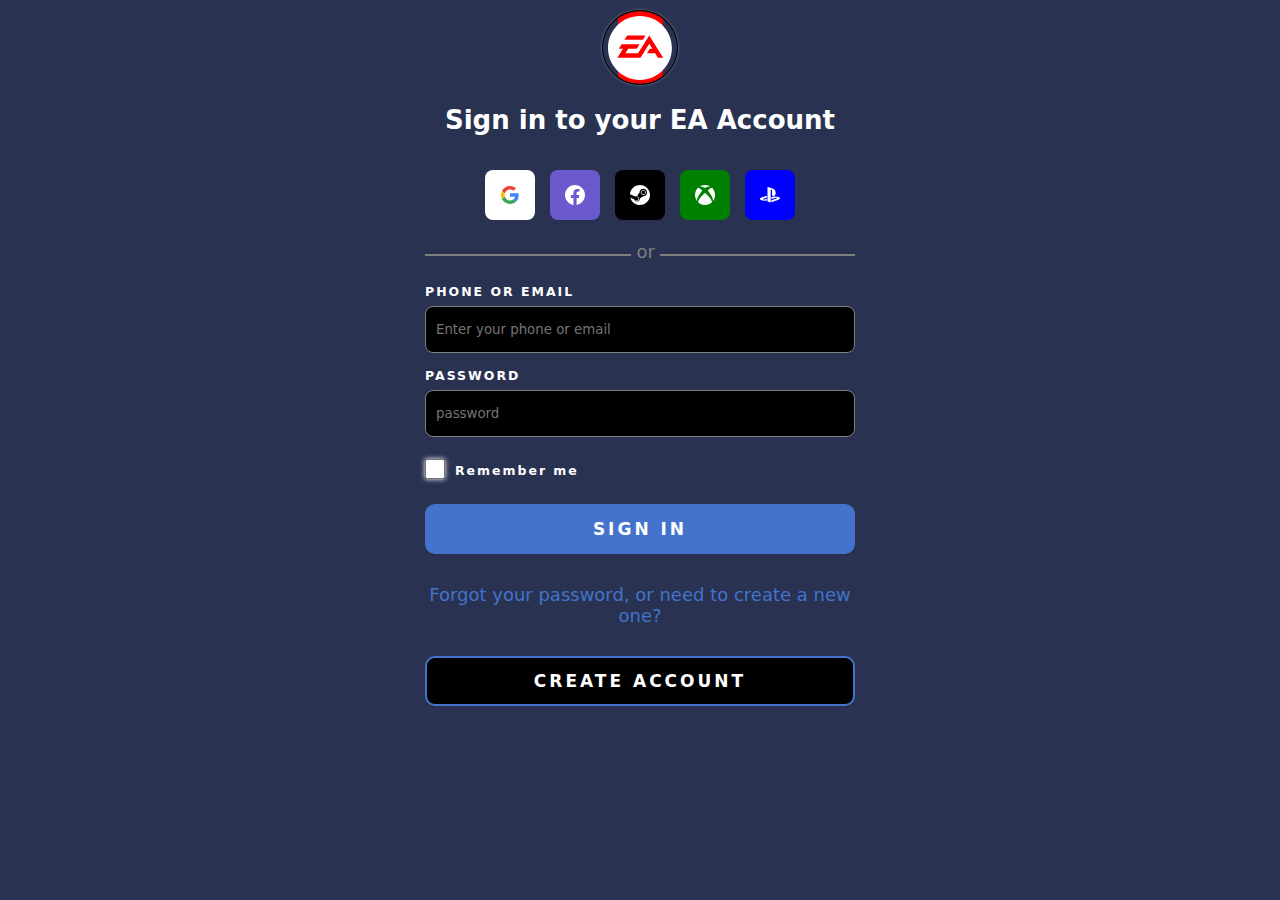
<file: login page/login.html>
<!DOCTYPE html>
<html>
<head>
    <meta charset='utf-8'>
    <meta http-equiv='X-UA-Compatible' content='IE=edge'>
    <title>log in </title>
    <meta name='viewport' content='width=device-width, initial-scale=1'>
    <link rel='stylesheet' type='text/css' media='screen' href='./login.css'>
</head>
<body>
            <!-- --------over all section of login page---------- -->
    <main>

        <div class="ani">
    <img src="./EALogo-New.svg" alt="">
    <div class="ani1"></div>
</div>
<!-- ------------------- -->
    <h1>
        Sign in to your EA Account
    </h1>
    <!-- -----------section for icons--------------- -->

    <section class="icons">
    <img src="./google.svg" alt="">
    <img src="./facebook.svg" alt="">
    <img src="./steam.svg" alt="">
    <img src="./xbox.svg" alt="">
    <img src="./psn.svg" alt="">

             <!-- separator with or ----- -->
    <div class="separate">
        <p>
            or
        <p>
    </div>
</section>
            <!-- ------end of icon section--------- -->

            <!--------------form starts --------------->
<form>

    <!-- label and input for mail -->

    <label>PHONE OR EMAIL</label>
    <input id="mail" type="text" placeholder="Enter your phone or email"/>

    <!-- ///label and input for password//// -->

    <label>PASSWORD</label>
    <input id="password" type="password" placeholder="password"/>

    <input type="checkbox"/><label>Remember me</label>

    <button>SIGN IN</button>
    
</form>
<!-- -------------end of f0rm----------------- -->
<p>Forgot your password, or need to create a new one?</p>

<!-- ------button tag------- -->
<button>
    CREATE ACCOUNT
</button>
</main>
        <!-- ---------end of overall main ---------- -->
</body>
</html>
</file>
<file: login page/login.css>
*{
    padding: 0;
    margin: 0;
    box-sizing: border-box;
    font-family: system-ui, -apple-system, BlinkMacSystemFont, 'Segoe UI', Roboto, Oxygen, Ubuntu, Cantarell, 'Open Sans', 'Helvetica Neue', sans-serif;
    color:white;
}
body{
    background-color: #293251;
    text-align: center;
    display: flex;
    justify-content: center;
}
main{
    width: 430px;
    padding: 10px 0;
}
.ani img{
    margin-top: 5px;
    z-index: 1;
}

h1{
    font-size: 26px;
    margin: 20px 0;
}

/* icon css */

.icons img{
    padding:13px;
    background-color: white;
    margin: 15px 5px;
    border-radius: 8px;
}
.icons img:nth-child(2){
    background-color: slateblue;
}
.icons img:nth-child(3){
    background-color:black;
}
.icons img:nth-child(4){
    background-color: green;
}
.icons img:nth-child(5){
    background-color: blue;
}
.separate{
    height: 2px;
    background-color: gray;
    margin: 15px 0 25px 0;
}

/* separator css */

.separate>p{
    position: relative;
    width: fit-content;
    bottom: 18px;
    left:48%;
    padding: 5px;
    color: gray;
    background-color: #293251;
}

/* form css */

form{
    text-align: left;
}
label{
    font-size: 0.78rem;
    font-weight:700;
    letter-spacing:2px;
}
/* input css */
input[type="text"], input[type="password"] {
    width: 100%;
    padding:15px 10px;
    background-color: black;
    border-radius: 8px;
    margin: 6px 0 12px 0;
    border:none;
    border:1px solid gray
}
input[type=checkbox]{
    width: 20px;
    height: 20px;
    vertical-align:sub;
    margin-right: 10px;
    margin-top: 10px;
    box-shadow: 0 0 5px white;
}
button{
    width: 100%;
    padding: 13px;
    margin: 25px 0;
    background-color:rgb(67, 115, 204);
    border: none;
    border: 2px solid rgb(67, 115, 204);
    border-radius: 10px;
    font-size: 17px;
    font-weight: bold;
    letter-spacing: 3px;
}
p{
    font-size: 18px;
    color: rgb(67, 115, 204);
    font: 600;
    padding: 5px 0;
}
p+button{
    background-color: black;
}

/* hover effect css */
button:hover{
    box-shadow: 0 0 35px -5px rgb(67, 115, 204);
    transform: scale(0.98);
}
.icons img:hover{
    transform: scale(0.96);
}



/* animation css for heading logo */
.ani{
    margin: auto;
        border: 1px solid black;
        width:76px;
        /* height: 100px;  */
        border-radius: 50%;
        /* padding: px; */
        box-sizing: border-box;
        position: relative;
        overflow:hidden;
        box-shadow: 0 0 3px gray;
}
.ani1{
    width: 45px;
    height:78px;
    position: absolute;
    background-color: red;
    top:0;
    left:20%;
    z-index:-1;
    animation: a 4s infinite linear;
}

@keyframes a{
    0%{
        transform: rotate(0deg);
        background-image: linear-gradient(red ,blue);
    }
    100%{
        transform: rotate(360deg);
        background-image: linear-gradient(red ,blue);
    }
}



/* responsive csss  */

@media only screen and (max-width:450px){

    main{
        width:100%;
        padding: 20px;
    }
}
</file>
